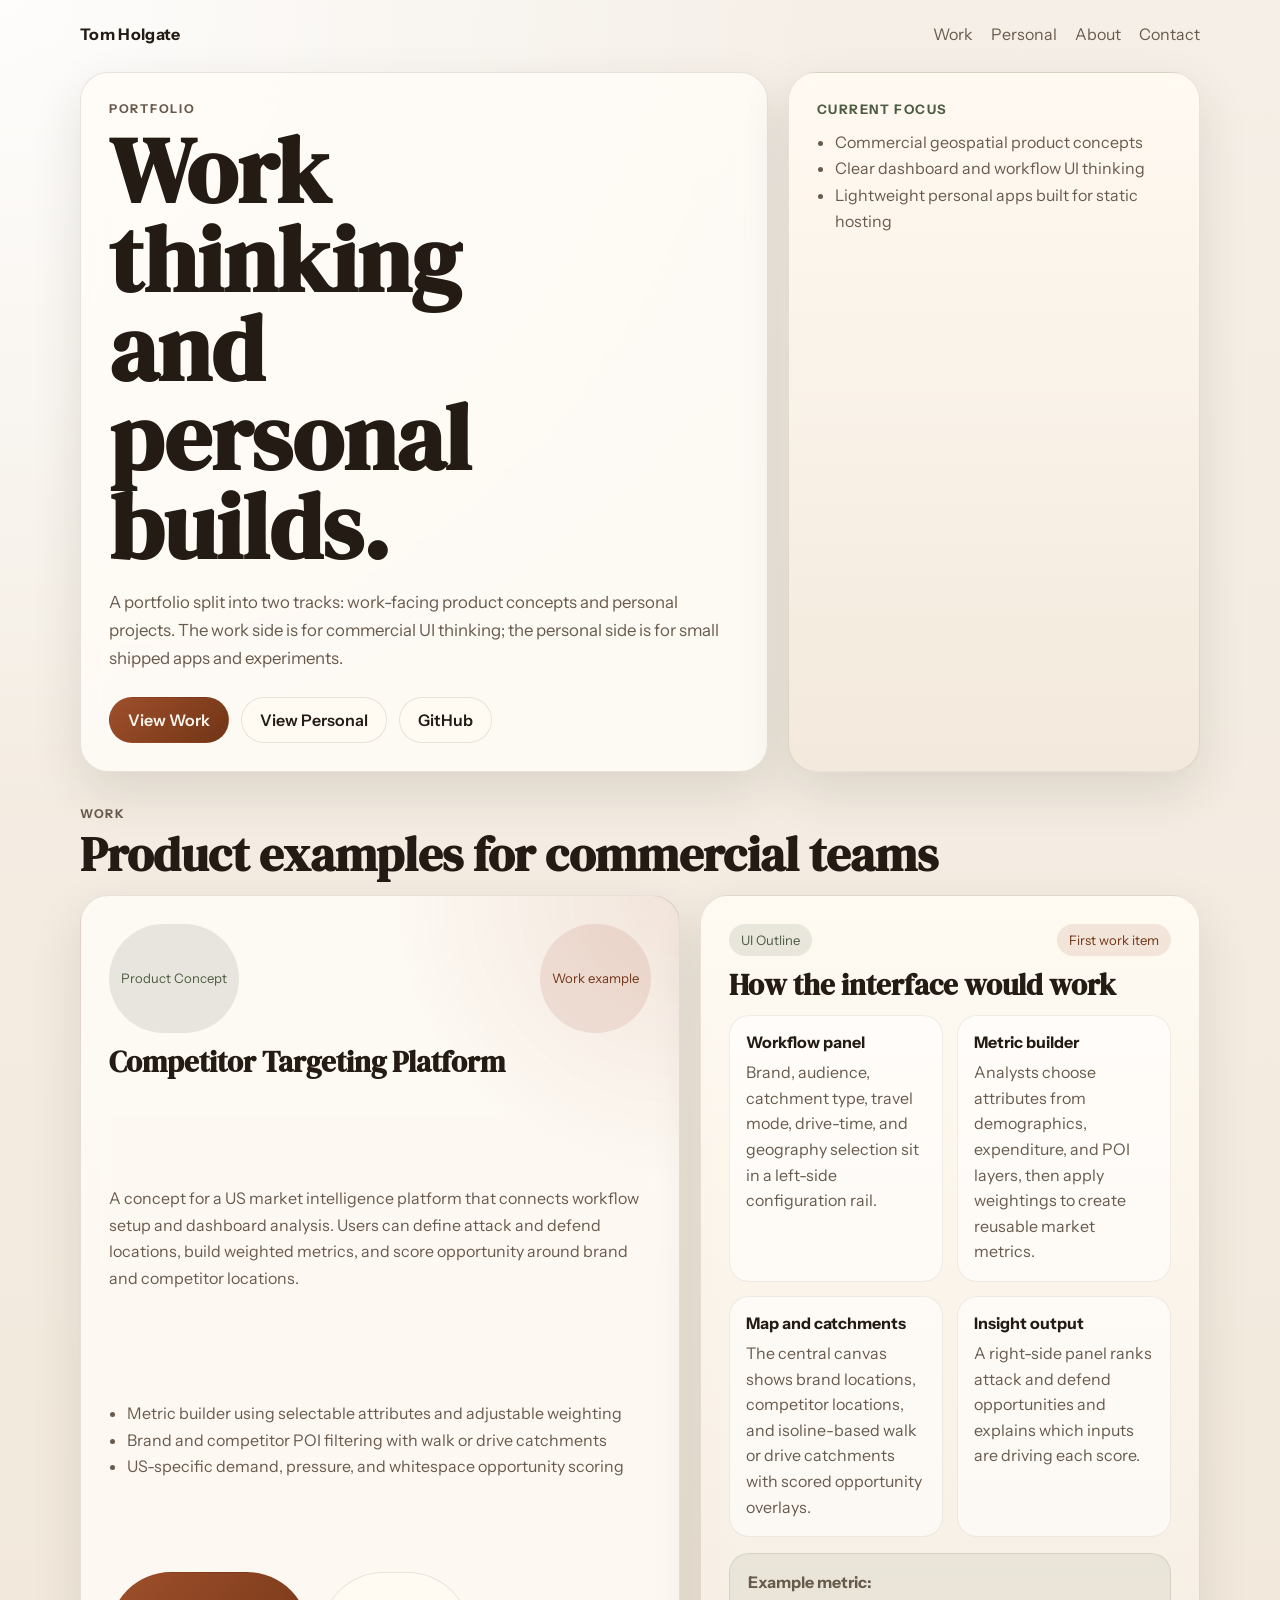
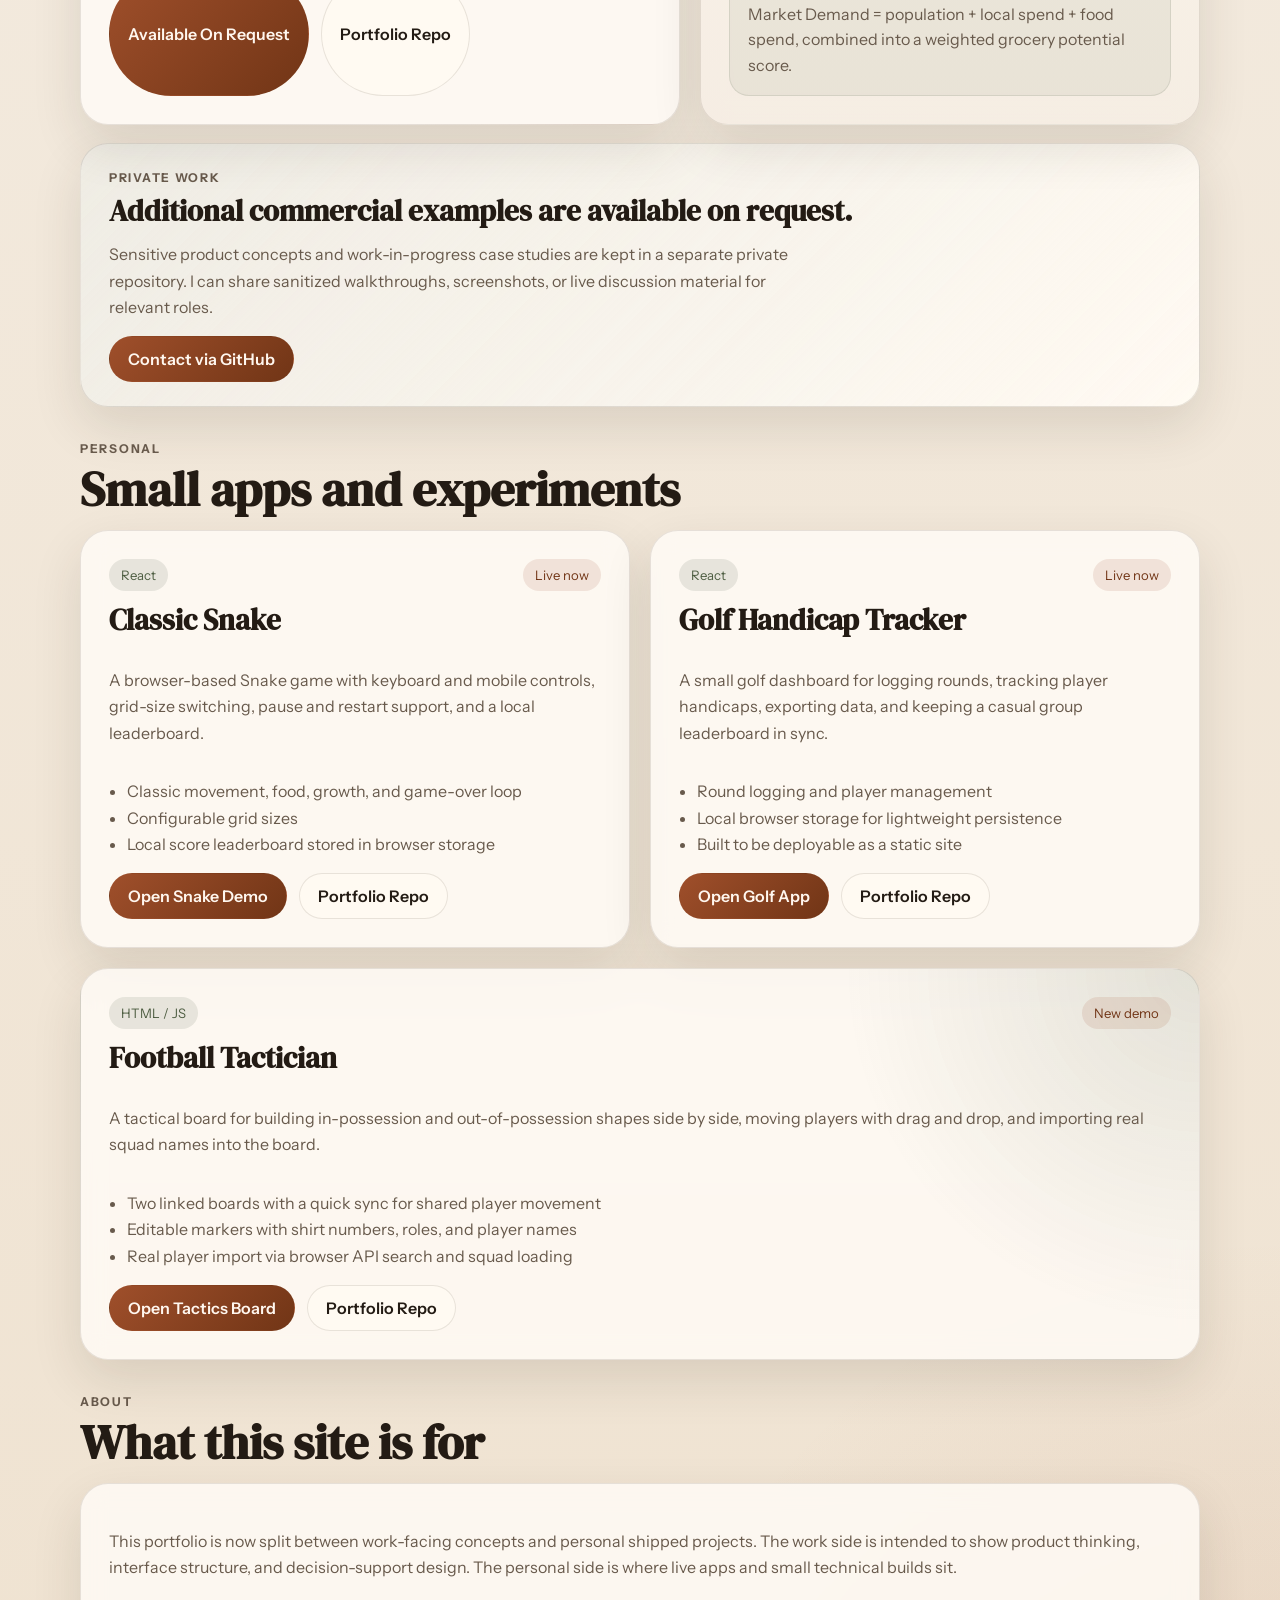
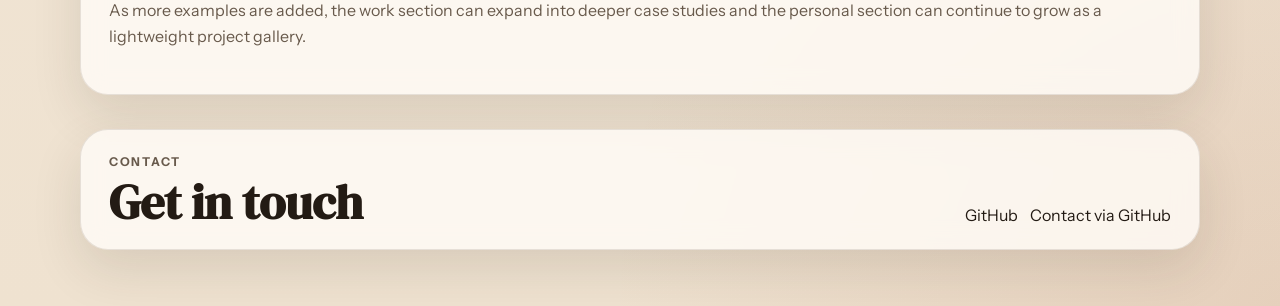
<file: index.html>
<!doctype html>
<html lang="en">
  <head>
    <meta charset="UTF-8" />
    <meta name="viewport" content="width=device-width, initial-scale=1.0" />
    <title>Tom Holgate | Portfolio</title>
    <meta
      name="description"
      content="Small apps, tools, and experiments built by Tom Holgate."
    />
    <link rel="preconnect" href="https://fonts.googleapis.com" />
    <link rel="preconnect" href="https://fonts.gstatic.com" crossorigin />
    <link
      href="https://fonts.googleapis.com/css2?family=DM+Serif+Display:ital@0;1&family=Instrument+Sans:wght@400;500;600;700&display=swap"
      rel="stylesheet"
    />
    <link rel="stylesheet" href="./styles.css" />
  </head>
  <body>
    <div class="page-shell">
      <header class="hero">
        <nav class="topbar">
          <a class="wordmark" href="#top">Tom Holgate</a>
          <div class="topbar-links">
            <a href="#work">Work</a>
            <a href="#personal">Personal</a>
            <a href="#about">About</a>
            <a href="#contact">Contact</a>
          </div>
        </nav>

        <div class="hero-grid" id="top">
          <section class="hero-copy">
            <p class="eyebrow">Portfolio</p>
            <h1>Work thinking and personal builds.</h1>
            <p class="lead">
              A portfolio split into two tracks: work-facing product concepts and
              personal projects. The work side is for commercial UI thinking; the
              personal side is for small shipped apps and experiments.
            </p>
            <div class="hero-actions">
              <a class="button primary" href="#work">View Work</a>
              <a class="button secondary" href="#personal">View Personal</a>
              <a class="button secondary" href="https://github.com/tiemoh" target="_blank" rel="noreferrer">
                GitHub
              </a>
            </div>
          </section>

          <aside class="hero-panel">
            <p class="panel-label">Current Focus</p>
            <ul class="focus-list">
              <li>Commercial geospatial product concepts</li>
              <li>Clear dashboard and workflow UI thinking</li>
              <li>Lightweight personal apps built for static hosting</li>
            </ul>
          </aside>
        </div>
      </header>

      <main>
        <section class="projects-section" id="work">
          <div class="section-heading">
            <p class="eyebrow">Work</p>
            <h2>Product examples for commercial teams</h2>
          </div>

          <div class="projects-grid work-grid">
            <article class="project-card featured">
              <div class="project-topline">
                <span class="project-tag">Product Concept</span>
                <span class="project-status">Work example</span>
              </div>
              <h3>Competitor Targeting Platform</h3>
              <p>
                A concept for a US market intelligence platform that connects workflow
                setup and dashboard analysis. Users can define attack and defend
                locations, build weighted metrics, and score opportunity around brand
                and competitor locations.
              </p>
              <ul class="project-points">
                <li>Metric builder using selectable attributes and adjustable weighting</li>
                <li>Brand and competitor POI filtering with walk or drive catchments</li>
                <li>US-specific demand, pressure, and whitespace opportunity scoring</li>
              </ul>
              <div class="project-links">
                <a class="button primary" href="#private-work">Available On Request</a>
                <a class="button secondary" href="https://github.com/tiemoh/tom-portfolio" target="_blank" rel="noreferrer">Portfolio Repo</a>
              </div>
            </article>

            <article class="project-card case-study-panel" id="case-study">
              <div class="project-topline">
                <span class="project-tag">UI Outline</span>
                <span class="project-status">First work item</span>
              </div>
              <h3>How the interface would work</h3>
              <div class="case-study-grid">
                <section>
                  <h4>Workflow panel</h4>
                  <p>
                    Brand, audience, catchment type, travel mode, drive-time, and
                    geography selection sit in a left-side configuration rail.
                  </p>
                </section>
                <section>
                  <h4>Metric builder</h4>
                  <p>
                    Analysts choose attributes from demographics, expenditure, and POI
                    layers, then apply weightings to create reusable market metrics.
                  </p>
                </section>
                <section>
                  <h4>Map and catchments</h4>
                  <p>
                    The central canvas shows brand locations, competitor locations, and
                    isoline-based walk or drive catchments with scored opportunity
                    overlays.
                  </p>
                </section>
                <section>
                  <h4>Insight output</h4>
                  <p>
                    A right-side panel ranks attack and defend opportunities and
                    explains which inputs are driving each score.
                  </p>
                </section>
              </div>
              <div class="case-study-note">
                <strong>Example metric:</strong>
                <span>
                  Market Demand = population + local spend + food spend, combined into
                  a weighted grocery potential score.
                </span>
              </div>
            </article>
          </div>

          <div class="private-work-callout" id="private-work">
            <p class="eyebrow">Private Work</p>
            <h3>Additional commercial examples are available on request.</h3>
            <p>
              Sensitive product concepts and work-in-progress case studies are kept in
              a separate private repository. I can share sanitized walkthroughs,
              screenshots, or live discussion material for relevant roles.
            </p>
            <div class="project-links">
              <a class="button primary" href="https://github.com/tiemoh" target="_blank" rel="noreferrer">Contact via GitHub</a>
            </div>
          </div>
        </section>

        <section class="projects-section" id="personal">
          <div class="section-heading">
            <p class="eyebrow">Personal</p>
            <h2>Small apps and experiments</h2>
          </div>

          <div class="projects-grid">
            <article class="project-card">
              <div class="project-topline">
                <span class="project-tag">React</span>
                <span class="project-status">Live now</span>
              </div>
              <h3>Classic Snake</h3>
              <p>
                A browser-based Snake game with keyboard and mobile controls, grid-size
                switching, pause and restart support, and a local leaderboard.
              </p>
              <ul class="project-points">
                <li>Classic movement, food, growth, and game-over loop</li>
                <li>Configurable grid sizes</li>
                <li>Local score leaderboard stored in browser storage</li>
              </ul>
              <div class="project-links">
                <a class="button primary" href="./snake/">Open Snake Demo</a>
                <a class="button secondary" href="https://github.com/tiemoh/tom-portfolio" target="_blank" rel="noreferrer">Portfolio Repo</a>
              </div>
            </article>

            <article class="project-card">
              <div class="project-topline">
                <span class="project-tag">React</span>
                <span class="project-status">Live now</span>
              </div>
              <h3>Golf Handicap Tracker</h3>
              <p>
                A small golf dashboard for logging rounds, tracking player handicaps,
                exporting data, and keeping a casual group leaderboard in sync.
              </p>
              <ul class="project-points">
                <li>Round logging and player management</li>
                <li>Local browser storage for lightweight persistence</li>
                <li>Built to be deployable as a static site</li>
              </ul>
              <div class="project-links">
                <a class="button primary" href="./golf/">Open Golf App</a>
                <a class="button secondary" href="https://github.com/tiemoh/tom-portfolio" target="_blank" rel="noreferrer">Portfolio Repo</a>
              </div>
            </article>

            <article class="project-card project-card-wide">
              <div class="project-topline">
                <span class="project-tag">HTML / JS</span>
                <span class="project-status">New demo</span>
              </div>
              <h3>Football Tactician</h3>
              <p>
                A tactical board for building in-possession and out-of-possession
                shapes side by side, moving players with drag and drop, and importing
                real squad names into the board.
              </p>
              <ul class="project-points">
                <li>Two linked boards with a quick sync for shared player movement</li>
                <li>Editable markers with shirt numbers, roles, and player names</li>
                <li>Real player import via browser API search and squad loading</li>
              </ul>
              <div class="project-links">
                <a class="button primary" href="./football/">Open Tactics Board</a>
                <a class="button secondary" href="https://github.com/tiemoh/tom-portfolio" target="_blank" rel="noreferrer">Portfolio Repo</a>
              </div>
            </article>
          </div>
        </section>

        <section class="about-section" id="about">
          <div class="section-heading">
            <p class="eyebrow">About</p>
            <h2>What this site is for</h2>
          </div>
          <div class="about-panel">
            <p>
              This portfolio is now split between work-facing concepts and personal
              shipped projects. The work side is intended to show product thinking,
              interface structure, and decision-support design. The personal side is
              where live apps and small technical builds sit.
            </p>
            <p>
              As more examples are added, the work section can expand into deeper case
              studies and the personal section can continue to grow as a lightweight
              project gallery.
            </p>
          </div>
        </section>
      </main>

      <footer class="footer" id="contact">
        <div>
          <p class="eyebrow">Contact</p>
          <h2>Get in touch</h2>
        </div>
        <div class="footer-links">
          <a href="https://github.com/tiemoh" target="_blank" rel="noreferrer">GitHub</a>
          <a href="https://github.com/tiemoh" target="_blank" rel="noreferrer">Contact via GitHub</a>
        </div>
      </footer>
    </div>
  </body>
</html>
</file>
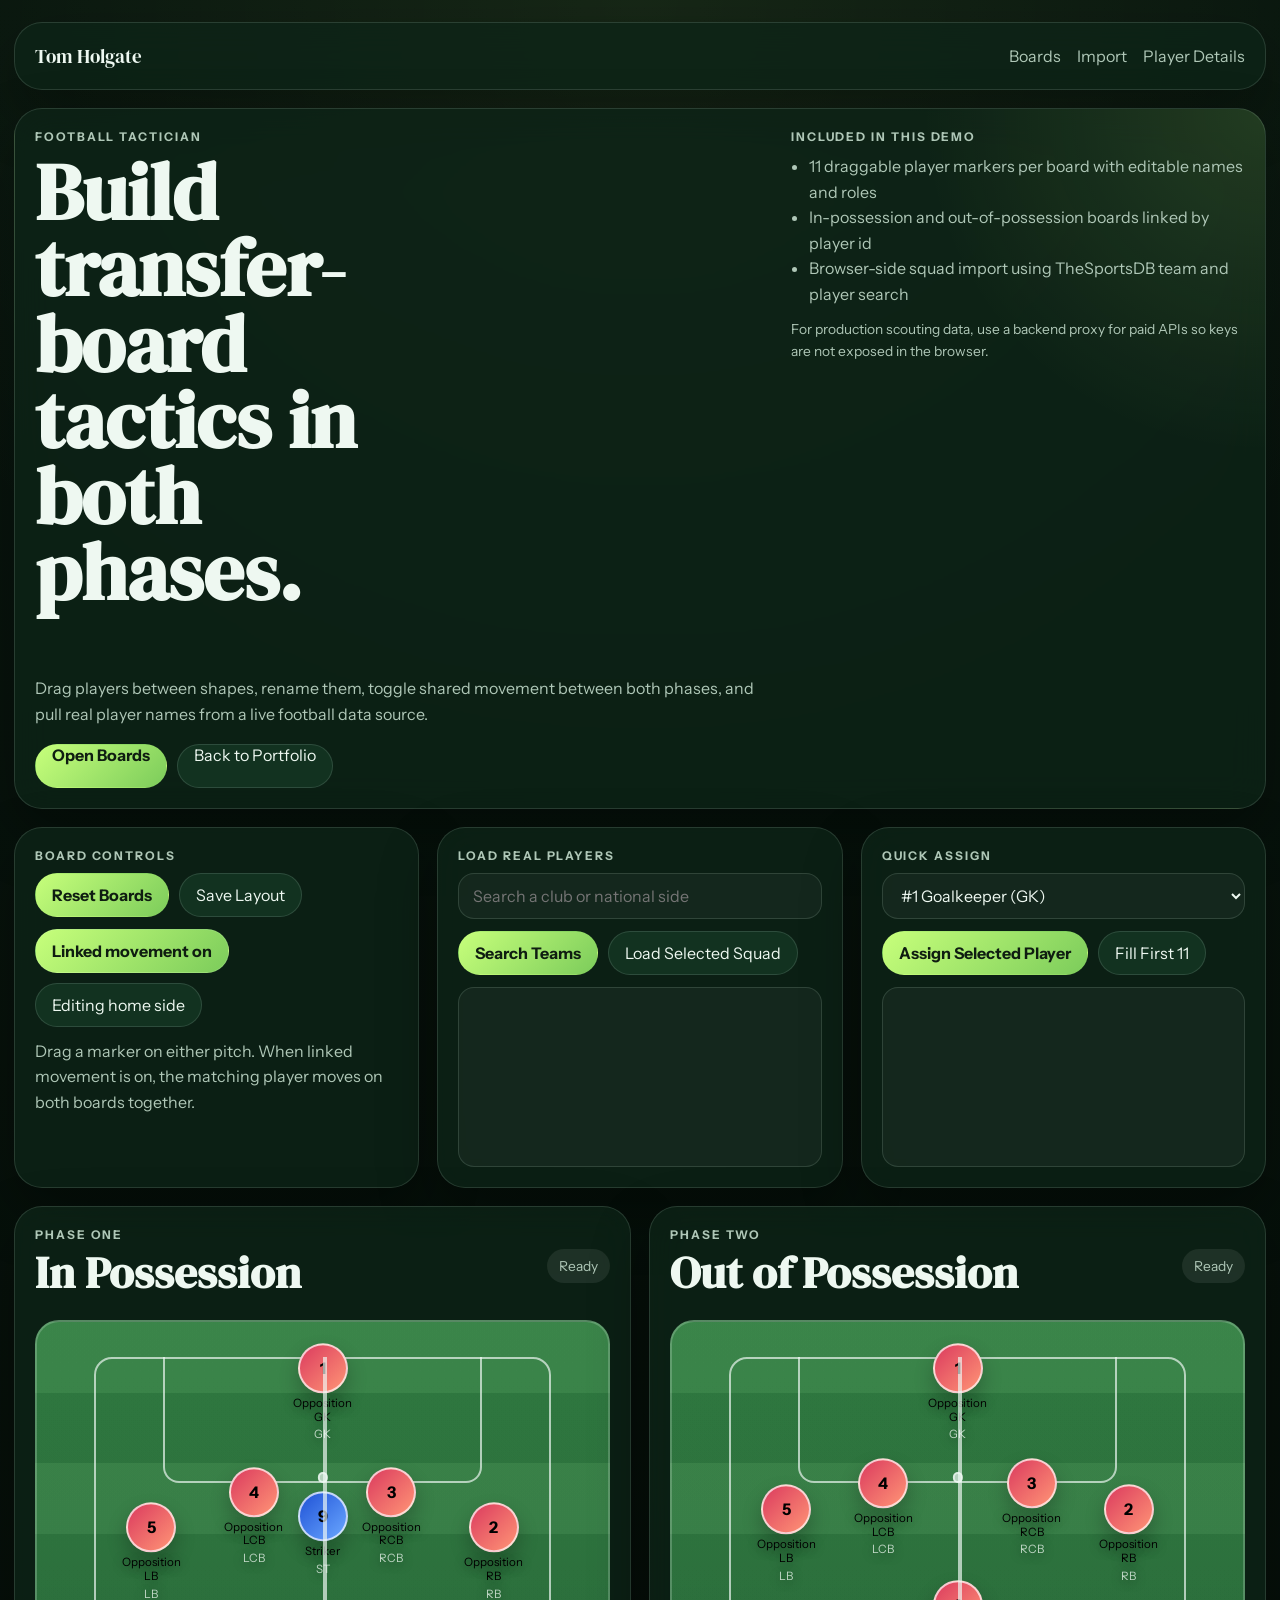
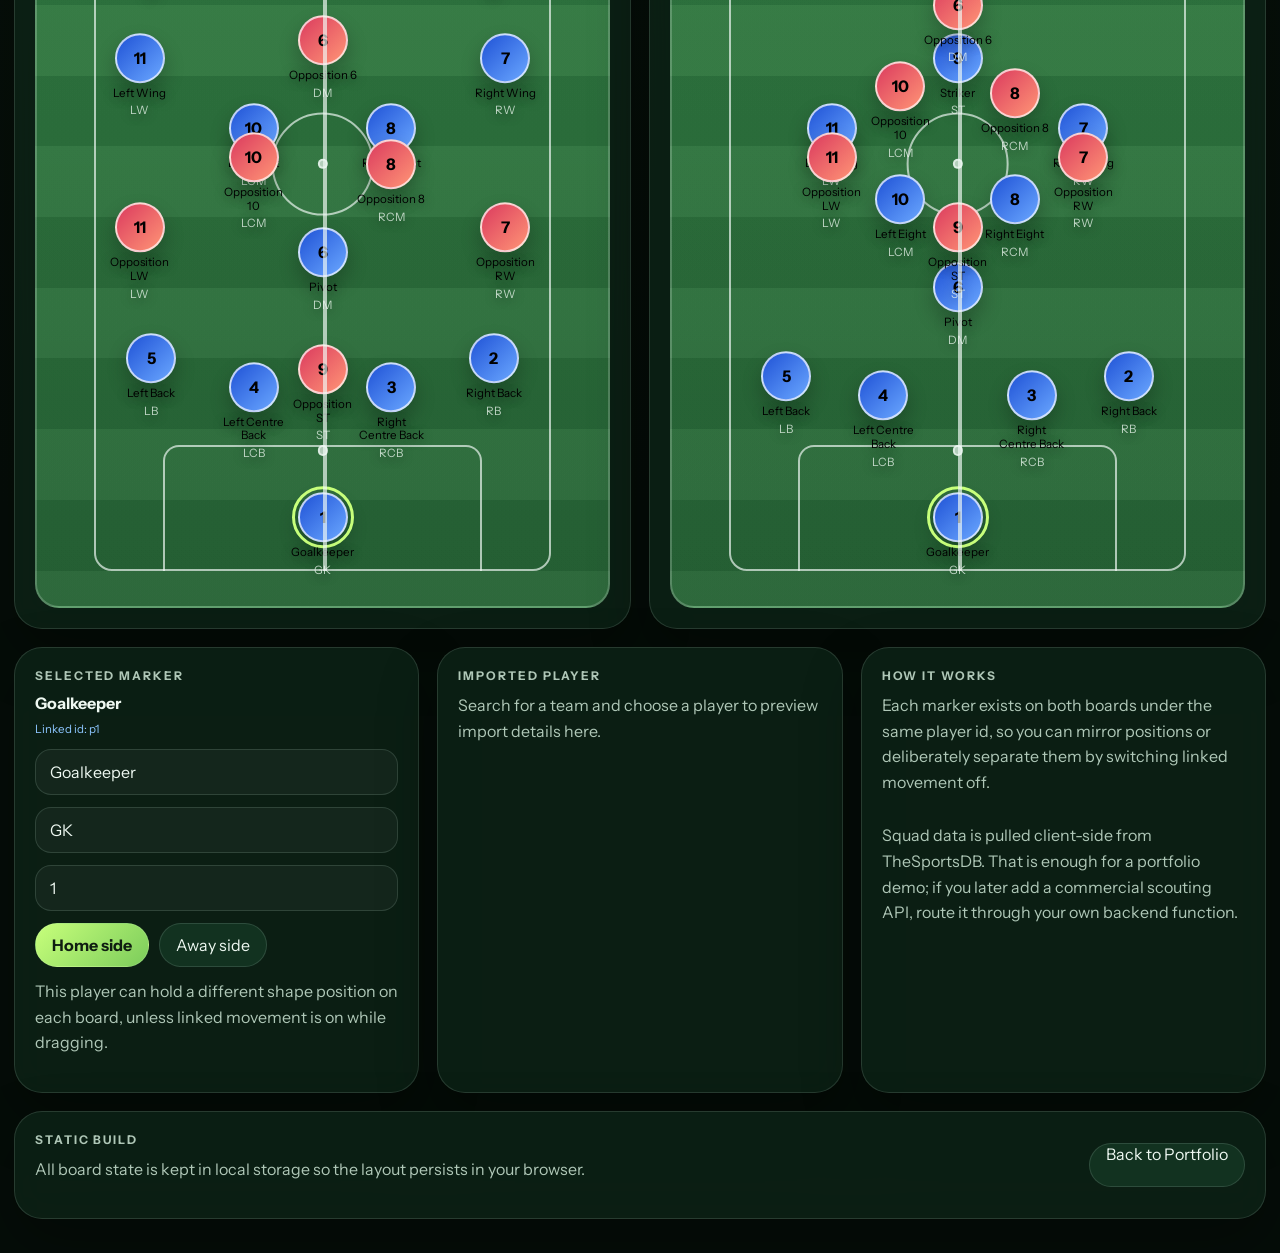
<file: football/index.html>
<!doctype html>
<html lang="en">
  <head>
    <meta charset="UTF-8" />
    <meta name="viewport" content="width=device-width, initial-scale=1.0" />
    <title>Football Tactician | Tom Holgate</title>
    <meta
      name="description"
      content="Build football tactics boards with linked in-possession and out-of-possession layouts."
    />
    <link rel="preconnect" href="https://fonts.googleapis.com" />
    <link rel="preconnect" href="https://fonts.gstatic.com" crossorigin />
    <link
      href="https://fonts.googleapis.com/css2?family=DM+Serif+Display:ital@0;1&family=Instrument+Sans:wght@400;500;600;700&display=swap"
      rel="stylesheet"
    />
    <style>
      :root {
        color-scheme: light;
        --bg: #08150e;
        --bg-soft: #102218;
        --surface: rgba(13, 37, 24, 0.78);
        --surface-strong: rgba(20, 53, 34, 0.92);
        --line: rgba(210, 237, 222, 0.14);
        --text: #eef8f1;
        --muted: #afc7b7;
        --accent: #c7ff7b;
        --accent-strong: #7ccc5b;
        --danger: #ff8f75;
        --blue: #8dc6ff;
        --shadow: 0 24px 60px rgba(0, 0, 0, 0.3);
      }

      * {
        box-sizing: border-box;
      }

      body {
        margin: 0;
        color: var(--text);
        font-family: "Instrument Sans", "Segoe UI", sans-serif;
        background:
          radial-gradient(circle at top, rgba(199, 255, 123, 0.08), transparent 28%),
          linear-gradient(180deg, var(--bg), #050d08 74%);
      }

      button,
      input,
      select {
        font: inherit;
      }

      button {
        cursor: pointer;
      }

      a {
        color: inherit;
        text-decoration: none;
      }

      .page-shell {
        width: min(1400px, calc(100% - 28px));
        margin: 0 auto;
        padding: 22px 0 34px;
      }

      .topbar,
      .hero,
      .control-grid,
      .board-grid,
      .detail-grid,
      .footer {
        display: grid;
        gap: 18px;
      }

      .topbar,
      .hero,
      .panel,
      .board-panel,
      .footer {
        border: 1px solid var(--line);
        border-radius: 28px;
        background: var(--surface);
        box-shadow: var(--shadow);
        backdrop-filter: blur(18px);
      }

      .topbar,
      .hero,
      .panel,
      .board-panel,
      .footer {
        padding: 20px;
      }

      .topbar {
        grid-template-columns: 1fr auto;
        align-items: center;
      }

      .nav-links {
        display: flex;
        gap: 16px;
        flex-wrap: wrap;
        color: var(--muted);
      }

      .wordmark,
      h1,
      h2,
      h3 {
        font-family: "DM Serif Display", Georgia, serif;
      }

      .wordmark {
        font-size: 1.2rem;
      }

      .hero {
        grid-template-columns: 1.3fr 0.8fr;
        align-items: start;
        margin-top: 18px;
        background:
          radial-gradient(circle at top right, rgba(199, 255, 123, 0.12), transparent 24%),
          var(--surface);
      }

      .eyebrow,
      .mini-label {
        margin: 0 0 10px;
        text-transform: uppercase;
        letter-spacing: 0.16em;
        font-size: 0.75rem;
        font-weight: 700;
        color: var(--muted);
      }

      h1,
      h2,
      h3,
      p {
        margin-top: 0;
      }

      h1 {
        font-size: clamp(2.8rem, 7vw, 5rem);
        line-height: 0.95;
        max-width: 10ch;
      }

      h2 {
        font-size: clamp(1.9rem, 5vw, 2.8rem);
        line-height: 0.95;
      }

      .lead,
      .hero ul,
      .helper-text,
      .api-note,
      .selection-empty {
        color: var(--muted);
        line-height: 1.6;
      }

      .hero ul {
        margin: 0;
        padding-left: 18px;
      }

      .hero-actions,
      .button-row,
      .toggle-row,
      .chip-row {
        display: flex;
        gap: 10px;
        flex-wrap: wrap;
      }

      .button,
      .chip-button {
        min-height: 44px;
        border-radius: 999px;
        border: 1px solid transparent;
        padding: 0 16px;
        background: var(--surface-strong);
        color: var(--text);
      }

      .button.primary,
      .chip-button.active {
        background: linear-gradient(135deg, var(--accent), var(--accent-strong));
        color: #0f1d11;
        font-weight: 700;
      }

      .button.secondary,
      .chip-button {
        border-color: var(--line);
      }

      .control-grid,
      .detail-grid {
        grid-template-columns: repeat(3, minmax(0, 1fr));
        margin-top: 18px;
      }

      .panel h3,
      .board-title {
        margin-bottom: 12px;
      }

      .field-input,
      .field-select,
      .search-results {
        width: 100%;
        border-radius: 16px;
        border: 1px solid var(--line);
        background: rgba(255, 255, 255, 0.04);
        color: var(--text);
      }

      .field-input,
      .field-select {
        min-height: 46px;
        padding: 0 14px;
      }

      .stack {
        display: grid;
        gap: 12px;
      }

      .board-grid {
        grid-template-columns: 1fr 1fr;
        margin-top: 18px;
      }

      .board-panel {
        overflow: hidden;
      }

      .board-head {
        display: flex;
        justify-content: space-between;
        gap: 12px;
        align-items: center;
        margin-bottom: 14px;
      }

      .pitch {
        position: relative;
        aspect-ratio: 68 / 105;
        width: 100%;
        border-radius: 24px;
        overflow: hidden;
        border: 2px solid rgba(238, 248, 241, 0.22);
        background:
          linear-gradient(180deg, rgba(68, 129, 68, 0.18), rgba(38, 92, 38, 0.2)),
          repeating-linear-gradient(
            180deg,
            rgba(157, 223, 157, 0.1) 0,
            rgba(157, 223, 157, 0.1) 8%,
            rgba(33, 86, 47, 0.15) 8%,
            rgba(33, 86, 47, 0.15) 16%
          ),
          linear-gradient(180deg, #2d7c42, #245f37);
      }

      .pitch::before,
      .pitch::after,
      .pitch-overlay::before,
      .pitch-overlay::after {
        content: "";
        position: absolute;
        inset: auto;
        border: 2px solid rgba(241, 250, 245, 0.68);
      }

      .pitch::before {
        left: 10%;
        right: 10%;
        top: 4%;
        bottom: 4%;
        border-radius: 18px;
      }

      .pitch::after {
        left: 50%;
        top: 4%;
        bottom: 4%;
        width: 0;
        border-left: 2px solid rgba(241, 250, 245, 0.68);
      }

      .pitch-overlay::before {
        left: 22%;
        right: 22%;
        top: 4%;
        height: 14%;
        border-radius: 0 0 16px 16px;
        border-top: 0;
      }

      .pitch-overlay::after {
        left: 22%;
        right: 22%;
        bottom: 4%;
        height: 14%;
        border-radius: 16px 16px 0 0;
        border-bottom: 0;
      }

      .center-circle,
      .spot {
        position: absolute;
        border: 2px solid rgba(241, 250, 245, 0.68);
      }

      .center-circle {
        top: 50%;
        left: 50%;
        width: 18%;
        aspect-ratio: 1;
        border-radius: 999px;
        transform: translate(-50%, -50%);
      }

      .spot {
        width: 1.8%;
        aspect-ratio: 1;
        border-radius: 999px;
        background: rgba(241, 250, 245, 0.68);
      }

      .spot.middle {
        top: 50%;
        left: 50%;
        transform: translate(-50%, -50%);
      }

      .spot.top {
        top: 17%;
        left: 50%;
        transform: translateX(-50%);
      }

      .spot.bottom {
        bottom: 17%;
        left: 50%;
        transform: translateX(-50%);
      }

      .player {
        position: absolute;
        width: 68px;
        min-height: 68px;
        transform: translate(-50%, -50%);
        border: 0;
        background: transparent;
        padding: 0;
        touch-action: none;
      }

      .player-card {
        display: grid;
        gap: 4px;
        place-items: center;
      }

      .player-badge {
        width: 50px;
        height: 50px;
        border-radius: 50%;
        border: 2px solid rgba(255, 255, 255, 0.7);
        display: grid;
        place-items: center;
        font-weight: 800;
        box-shadow: 0 10px 20px rgba(0, 0, 0, 0.24);
      }

      .player[data-team="home"] .player-badge {
        background: linear-gradient(135deg, #1f52d6, #6aa7ff);
      }

      .player[data-team="away"] .player-badge {
        background: linear-gradient(135deg, #db3b5e, #ff9576);
      }

      .player[data-selected="true"] .player-badge {
        outline: 3px solid var(--accent);
        outline-offset: 3px;
      }

      .player-name,
      .player-role {
        max-width: 92px;
        text-align: center;
        font-size: 0.72rem;
        line-height: 1.2;
        text-shadow: 0 2px 12px rgba(0, 0, 0, 0.45);
      }

      .player-role {
        color: rgba(238, 248, 241, 0.76);
      }

      .link-indicator {
        font-size: 0.72rem;
        color: var(--blue);
      }

      .selection-card {
        min-height: 100%;
      }

      .selection-empty {
        margin: 0;
      }

      .search-results {
        min-height: 180px;
        padding: 10px;
        overflow: auto;
      }

      .result-button {
        width: 100%;
        text-align: left;
        border: 1px solid transparent;
        border-radius: 14px;
        padding: 12px;
        color: var(--text);
        background: rgba(255, 255, 255, 0.02);
      }

      .result-button + .result-button {
        margin-top: 8px;
      }

      .result-button strong,
      .selection-heading {
        display: block;
        margin-bottom: 4px;
      }

      .api-note {
        margin: 10px 0 0;
        font-size: 0.86rem;
      }

      .footer {
        grid-template-columns: 1fr auto;
        align-items: center;
        margin-top: 18px;
      }

      .status-pill {
        display: inline-flex;
        align-items: center;
        min-height: 34px;
        padding: 0 12px;
        border-radius: 999px;
        background: rgba(255, 255, 255, 0.08);
        color: var(--muted);
        font-size: 0.86rem;
      }

      @media (max-width: 1120px) {
        .hero,
        .control-grid,
        .detail-grid,
        .board-grid,
        .footer {
          grid-template-columns: 1fr;
        }
      }

      @media (max-width: 720px) {
        .page-shell {
          width: min(100% - 18px, 1400px);
          padding-top: 16px;
        }

        .topbar {
          grid-template-columns: 1fr;
        }

        .player {
          width: 60px;
          min-height: 60px;
        }

        .player-badge {
          width: 44px;
          height: 44px;
        }
      }
    </style>
  </head>
  <body>
    <div class="page-shell">
      <header class="topbar">
        <a class="wordmark" href="../">Tom Holgate</a>
        <nav class="nav-links">
          <a href="#boards">Boards</a>
          <a href="#import">Import</a>
          <a href="#details">Player Details</a>
        </nav>
      </header>

      <section class="hero">
        <div>
          <p class="eyebrow">Football Tactician</p>
          <h1>Build transfer-board tactics in both phases.</h1>
          <p class="lead">
            Drag players between shapes, rename them, toggle shared movement between
            both phases, and pull real player names from a live football data source.
          </p>
          <div class="hero-actions">
            <a class="button primary" href="#boards">Open Boards</a>
            <a class="button secondary" href="../">Back to Portfolio</a>
          </div>
        </div>
        <div>
          <p class="mini-label">Included in this demo</p>
          <ul>
            <li>11 draggable player markers per board with editable names and roles</li>
            <li>In-possession and out-of-possession boards linked by player id</li>
            <li>Browser-side squad import using TheSportsDB team and player search</li>
          </ul>
          <p class="api-note">
            For production scouting data, use a backend proxy for paid APIs so keys
            are not exposed in the browser.
          </p>
        </div>
      </section>

      <section class="control-grid" id="import">
        <article class="panel">
          <p class="mini-label">Board Controls</p>
          <div class="stack">
            <div class="button-row">
              <button class="button primary" id="reset-board" type="button">Reset Boards</button>
              <button class="button secondary" id="save-board" type="button">Save Layout</button>
            </div>
            <div class="toggle-row">
              <button class="chip-button active" id="link-toggle" type="button" aria-pressed="true">
                Linked movement on
              </button>
              <button class="chip-button" id="team-toggle" type="button">
                Editing home side
              </button>
            </div>
            <p class="helper-text">
              Drag a marker on either pitch. When linked movement is on, the matching
              player moves on both boards together.
            </p>
          </div>
        </article>

        <article class="panel">
          <p class="mini-label">Load Real Players</p>
          <div class="stack">
            <input
              class="field-input"
              id="team-search"
              type="text"
              placeholder="Search a club or national side"
            />
            <div class="button-row">
              <button class="button primary" id="search-team" type="button">Search Teams</button>
              <button class="button secondary" id="load-squad" type="button">Load Selected Squad</button>
            </div>
            <div class="search-results" id="team-results"></div>
          </div>
        </article>

        <article class="panel">
          <p class="mini-label">Quick Assign</p>
          <div class="stack">
            <select class="field-select" id="import-target"></select>
            <div class="button-row">
              <button class="button primary" id="assign-player" type="button">Assign Selected Player</button>
              <button class="button secondary" id="fill-eleven" type="button">Fill First 11</button>
            </div>
            <div class="search-results" id="player-results"></div>
          </div>
        </article>
      </section>

      <section class="board-grid" id="boards">
        <article class="board-panel">
          <div class="board-head">
            <div>
              <p class="mini-label">Phase One</p>
              <h2 class="board-title">In Possession</h2>
            </div>
            <span class="status-pill" id="in-status">Ready</span>
          </div>
          <div class="pitch" id="board-in">
            <div class="pitch-overlay"></div>
            <div class="center-circle"></div>
            <div class="spot top"></div>
            <div class="spot middle"></div>
            <div class="spot bottom"></div>
          </div>
        </article>

        <article class="board-panel">
          <div class="board-head">
            <div>
              <p class="mini-label">Phase Two</p>
              <h2 class="board-title">Out of Possession</h2>
            </div>
            <span class="status-pill" id="out-status">Ready</span>
          </div>
          <div class="pitch" id="board-out">
            <div class="pitch-overlay"></div>
            <div class="center-circle"></div>
            <div class="spot top"></div>
            <div class="spot middle"></div>
            <div class="spot bottom"></div>
          </div>
        </article>
      </section>

      <section class="detail-grid" id="details">
        <article class="panel selection-card">
          <p class="mini-label">Selected Marker</p>
          <div id="selection-panel">
            <p class="selection-empty">Select a player marker on either board to edit the details.</p>
          </div>
        </article>

        <article class="panel">
          <p class="mini-label">Imported Player</p>
          <div id="imported-panel">
            <p class="selection-empty">Search for a team and choose a player to preview import details here.</p>
          </div>
        </article>

        <article class="panel">
          <p class="mini-label">How It Works</p>
          <div class="stack helper-text">
            <p>
              Each marker exists on both boards under the same player id, so you can
              mirror positions or deliberately separate them by switching linked
              movement off.
            </p>
            <p>
              Squad data is pulled client-side from TheSportsDB. That is enough for a
              portfolio demo; if you later add a commercial scouting API, route it
              through your own backend function.
            </p>
          </div>
        </article>
      </section>

      <footer class="footer">
        <div>
          <p class="mini-label">Static Build</p>
          <p class="helper-text">All board state is kept in local storage so the layout persists in your browser.</p>
        </div>
        <a class="button secondary" href="../">Back to Portfolio</a>
      </footer>
    </div>

    <script>
      const STORAGE_KEY = "football-tactician-state-v1";
      const BOARD_KEYS = ["in", "out"];

      const defaultPlayers = [
        { id: "p1", shirt: 1, role: "GK", team: "home", name: "Goalkeeper", in: { x: 50, y: 92 }, out: { x: 50, y: 92 } },
        { id: "p2", shirt: 2, role: "RB", team: "home", name: "Right Back", in: { x: 80, y: 74 }, out: { x: 80, y: 76 } },
        { id: "p3", shirt: 3, role: "RCB", team: "home", name: "Right Centre Back", in: { x: 62, y: 78 }, out: { x: 63, y: 79 } },
        { id: "p4", shirt: 4, role: "LCB", team: "home", name: "Left Centre Back", in: { x: 38, y: 78 }, out: { x: 37, y: 79 } },
        { id: "p5", shirt: 5, role: "LB", team: "home", name: "Left Back", in: { x: 20, y: 74 }, out: { x: 20, y: 76 } },
        { id: "p6", shirt: 6, role: "DM", team: "home", name: "Pivot", in: { x: 50, y: 62 }, out: { x: 50, y: 66 } },
        { id: "p7", shirt: 7, role: "RW", team: "home", name: "Right Wing", in: { x: 82, y: 40 }, out: { x: 72, y: 48 } },
        { id: "p8", shirt: 8, role: "RCM", team: "home", name: "Right Eight", in: { x: 62, y: 48 }, out: { x: 60, y: 56 } },
        { id: "p9", shirt: 9, role: "ST", team: "home", name: "Striker", in: { x: 50, y: 24 }, out: { x: 50, y: 40 } },
        { id: "p10", shirt: 10, role: "LCM", team: "home", name: "Left Eight", in: { x: 38, y: 48 }, out: { x: 40, y: 56 } },
        { id: "p11", shirt: 11, role: "LW", team: "home", name: "Left Wing", in: { x: 18, y: 40 }, out: { x: 28, y: 48 } },
        { id: "p12", shirt: 1, role: "GK", team: "away", name: "Opposition GK", in: { x: 50, y: 8 }, out: { x: 50, y: 8 } },
        { id: "p13", shirt: 2, role: "RB", team: "away", name: "Opposition RB", in: { x: 80, y: 26 }, out: { x: 80, y: 24 } },
        { id: "p14", shirt: 3, role: "RCB", team: "away", name: "Opposition RCB", in: { x: 62, y: 22 }, out: { x: 63, y: 21 } },
        { id: "p15", shirt: 4, role: "LCB", team: "away", name: "Opposition LCB", in: { x: 38, y: 22 }, out: { x: 37, y: 21 } },
        { id: "p16", shirt: 5, role: "LB", team: "away", name: "Opposition LB", in: { x: 20, y: 26 }, out: { x: 20, y: 24 } },
        { id: "p17", shirt: 6, role: "DM", team: "away", name: "Opposition 6", in: { x: 50, y: 38 }, out: { x: 50, y: 34 } },
        { id: "p18", shirt: 7, role: "RW", team: "away", name: "Opposition RW", in: { x: 82, y: 60 }, out: { x: 72, y: 52 } },
        { id: "p19", shirt: 8, role: "RCM", team: "away", name: "Opposition 8", in: { x: 62, y: 52 }, out: { x: 60, y: 44 } },
        { id: "p20", shirt: 9, role: "ST", team: "away", name: "Opposition ST", in: { x: 50, y: 76 }, out: { x: 50, y: 60 } },
        { id: "p21", shirt: 10, role: "LCM", team: "away", name: "Opposition 10", in: { x: 38, y: 52 }, out: { x: 40, y: 44 } },
        { id: "p22", shirt: 11, role: "LW", team: "away", name: "Opposition LW", in: { x: 18, y: 60 }, out: { x: 28, y: 52 } }
      ];

      const state = loadState();
      const boardEls = {
        in: document.getElementById("board-in"),
        out: document.getElementById("board-out")
      };
      const selectionPanel = document.getElementById("selection-panel");
      const importedPanel = document.getElementById("imported-panel");
      const teamResultsEl = document.getElementById("team-results");
      const playerResultsEl = document.getElementById("player-results");
      const importTargetEl = document.getElementById("import-target");
      const statusEls = {
        in: document.getElementById("in-status"),
        out: document.getElementById("out-status")
      };

      let dragging = null;

      render();
      bindEvents();

      function loadState() {
        const saved = window.localStorage.getItem(STORAGE_KEY);
        if (saved) {
          try {
            const parsed = JSON.parse(saved);
            return {
              players: parsed.players || structuredClone(defaultPlayers),
              selectedPlayerId: parsed.selectedPlayerId || defaultPlayers[0].id,
              selectedImportedPlayer: parsed.selectedImportedPlayer || null,
              selectedTeam: parsed.selectedTeam || null,
              linkBoards: parsed.linkBoards !== false,
              editTeam: parsed.editTeam || "home",
              lastSavedAt: parsed.lastSavedAt || null
            };
          } catch (error) {
            console.warn("Failed to parse saved tactics board state.", error);
          }
        }

        return {
          players: structuredClone(defaultPlayers),
          selectedPlayerId: defaultPlayers[0].id,
          selectedImportedPlayer: null,
          selectedTeam: null,
          linkBoards: true,
          editTeam: "home",
          lastSavedAt: null
        };
      }

      function persist() {
        window.localStorage.setItem(STORAGE_KEY, JSON.stringify(state));
      }

      function render() {
        renderBoards();
        renderSelection();
        renderImportedPlayer();
        renderImportTargets();
        renderToggles();
      }

      function renderBoards() {
        BOARD_KEYS.forEach((boardKey) => {
          const board = boardEls[boardKey];
          board.querySelectorAll(".player").forEach((node) => node.remove());

          state.players.forEach((player) => {
            const marker = document.createElement("button");
            marker.className = "player";
            marker.type = "button";
            marker.dataset.playerId = player.id;
            marker.dataset.board = boardKey;
            marker.dataset.team = player.team;
            marker.dataset.selected = String(state.selectedPlayerId === player.id);
            marker.style.left = player[boardKey].x + "%";
            marker.style.top = player[boardKey].y + "%";
            marker.innerHTML = `
              <span class="player-card">
                <span class="player-badge">${player.shirt}</span>
                <span class="player-name">${escapeHtml(player.name)}</span>
                <span class="player-role">${escapeHtml(player.role)}</span>
              </span>
            `;
            board.appendChild(marker);
          });

          statusEls[boardKey].textContent = state.lastSavedAt
            ? "Saved " + new Date(state.lastSavedAt).toLocaleTimeString([], { hour: "2-digit", minute: "2-digit" })
            : "Ready";
        });
      }

      function renderSelection() {
        const player = getSelectedPlayer();
        if (!player) {
          selectionPanel.innerHTML = '<p class="selection-empty">Select a player marker on either board to edit the details.</p>';
          return;
        }

        selectionPanel.innerHTML = `
          <div class="stack">
            <div>
              <strong class="selection-heading">${escapeHtml(player.name)}</strong>
              <span class="link-indicator">Linked id: ${player.id}</span>
            </div>
            <input class="field-input" id="player-name-input" type="text" value="${escapeAttribute(player.name)}" placeholder="Player name" />
            <input class="field-input" id="player-role-input" type="text" value="${escapeAttribute(player.role)}" placeholder="Role label" />
            <input class="field-input" id="player-shirt-input" type="number" min="1" max="99" value="${player.shirt}" placeholder="Shirt number" />
            <div class="chip-row">
              <button class="chip-button ${player.team === "home" ? "active" : ""}" id="set-home" type="button">Home side</button>
              <button class="chip-button ${player.team === "away" ? "active" : ""}" id="set-away" type="button">Away side</button>
            </div>
            <p class="helper-text">
              This player can hold a different shape position on each board, unless linked movement is on while dragging.
            </p>
          </div>
        `;
      }

      function renderImportedPlayer() {
        const player = state.selectedImportedPlayer;
        if (!player) {
          importedPanel.innerHTML = '<p class="selection-empty">Search for a team and choose a player to preview import details here.</p>';
          return;
        }

        importedPanel.innerHTML = `
          <div class="stack">
            <div>
              <strong class="selection-heading">${escapeHtml(player.strPlayer || "Unknown player")}</strong>
              <span class="helper-text">${escapeHtml(player.strPosition || "Position unavailable")}</span>
            </div>
            <p class="helper-text">
              Team: ${escapeHtml(player.strTeam || "Unknown")}<br />
              Nationality: ${escapeHtml(player.strNationality || "Unknown")}<br />
              Born: ${escapeHtml(player.dateBorn || "Unknown")}
            </p>
          </div>
        `;
      }

      function renderImportTargets() {
        const candidates = state.players.filter((player) => player.team === state.editTeam);
        importTargetEl.innerHTML = candidates
          .map((player) => {
            const selected = player.id === state.selectedPlayerId ? " selected" : "";
            return `<option value="${player.id}"${selected}>#${player.shirt} ${escapeHtml(player.name)} (${escapeHtml(player.role)})</option>`;
          })
          .join("");
      }

      function renderToggles() {
        const linkToggle = document.getElementById("link-toggle");
        const teamToggle = document.getElementById("team-toggle");
        linkToggle.classList.toggle("active", state.linkBoards);
        linkToggle.setAttribute("aria-pressed", String(state.linkBoards));
        linkToggle.textContent = state.linkBoards ? "Linked movement on" : "Linked movement off";
        teamToggle.textContent = `Editing ${state.editTeam} side`;
      }

      function bindEvents() {
        document.addEventListener("click", handleClick);
        document.addEventListener("input", handleInput);
        document.addEventListener("pointerdown", startDrag);
        document.addEventListener("pointermove", dragMove);
        document.addEventListener("pointerup", endDrag);
        document.addEventListener("pointercancel", endDrag);

        document.getElementById("reset-board").addEventListener("click", () => {
          state.players = structuredClone(defaultPlayers);
          state.selectedPlayerId = state.players[0].id;
          state.selectedImportedPlayer = null;
          state.selectedTeam = null;
          state.lastSavedAt = null;
          persist();
          render();
          teamResultsEl.innerHTML = "";
          playerResultsEl.innerHTML = "";
        });

        document.getElementById("save-board").addEventListener("click", () => {
          state.lastSavedAt = Date.now();
          persist();
          renderBoards();
        });

        document.getElementById("search-team").addEventListener("click", searchTeams);
        document.getElementById("load-squad").addEventListener("click", loadSquad);
        document.getElementById("assign-player").addEventListener("click", assignImportedPlayer);
        document.getElementById("fill-eleven").addEventListener("click", fillFirstEleven);
      }

      function handleClick(event) {
        const marker = event.target.closest(".player");
        if (marker) {
          state.selectedPlayerId = marker.dataset.playerId;
          persist();
          render();
          return;
        }

        const teamChoice = event.target.id;
        if (teamChoice === "set-home" || teamChoice === "set-away") {
          const player = getSelectedPlayer();
          if (!player) return;
          player.team = teamChoice === "set-home" ? "home" : "away";
          state.editTeam = player.team;
          persist();
          render();
          return;
        }

        if (event.target.id === "link-toggle") {
          state.linkBoards = !state.linkBoards;
          persist();
          renderToggles();
          return;
        }

        if (event.target.id === "team-toggle") {
          state.editTeam = state.editTeam === "home" ? "away" : "home";
          persist();
          render();
          return;
        }

        const teamButton = event.target.closest("[data-team-id]");
        if (teamButton) {
          state.selectedTeam = {
            id: teamButton.dataset.teamId,
            name: teamButton.dataset.teamName
          };
          persist();
          paintTeamResults(JSON.parse(teamButton.dataset.teams));
        }

        const playerButton = event.target.closest("[data-player-id]");
        if (playerButton) {
          state.selectedImportedPlayer = JSON.parse(playerButton.dataset.player);
          persist();
          renderImportedPlayer();
        }
      }

      function handleInput(event) {
        const player = getSelectedPlayer();
        if (!player) return;

        if (event.target.id === "player-name-input") {
          player.name = event.target.value;
        }

        if (event.target.id === "player-role-input") {
          player.role = event.target.value;
        }

        if (event.target.id === "player-shirt-input") {
          const shirt = Number(event.target.value);
          if (Number.isFinite(shirt) && shirt > 0) {
            player.shirt = shirt;
          }
        }

        persist();
        renderBoards();
        renderImportTargets();
      }

      function startDrag(event) {
        const marker = event.target.closest(".player");
        if (!marker) return;

        const boardKey = marker.dataset.board;
        const board = boardEls[boardKey];
        dragging = {
          playerId: marker.dataset.playerId,
          boardKey,
          rect: board.getBoundingClientRect(),
          pointerId: event.pointerId
        };
        marker.setPointerCapture(event.pointerId);
      }

      function dragMove(event) {
        if (!dragging || dragging.pointerId !== event.pointerId) return;

        const player = state.players.find((entry) => entry.id === dragging.playerId);
        if (!player) return;

        const x = clamp(((event.clientX - dragging.rect.left) / dragging.rect.width) * 100, 6, 94);
        const y = clamp(((event.clientY - dragging.rect.top) / dragging.rect.height) * 100, 6, 94);

        player[dragging.boardKey] = { x, y };
        if (state.linkBoards) {
          const otherKey = dragging.boardKey === "in" ? "out" : "in";
          player[otherKey] = { x, y };
        }

        renderBoards();
      }

      function endDrag(event) {
        if (!dragging || dragging.pointerId !== event.pointerId) return;
        dragging = null;
        persist();
      }

      async function searchTeams() {
        const query = document.getElementById("team-search").value.trim();
        if (!query) {
          teamResultsEl.innerHTML = '<p class="selection-empty">Enter a team name to search.</p>';
          return;
        }

        teamResultsEl.innerHTML = '<p class="selection-empty">Searching teams...</p>';

        try {
          const response = await fetch(`https://www.thesportsdb.com/api/v1/json/3/searchteams.php?t=${encodeURIComponent(query)}`);
          const data = await response.json();
          const teams = (data.teams || []).slice(0, 8);
          paintTeamResults(teams);
        } catch (error) {
          console.error(error);
          teamResultsEl.innerHTML = '<p class="selection-empty">Team search failed. TheSportsDB may be unavailable from this browser right now.</p>';
        }
      }

      function paintTeamResults(teams) {
        if (!teams.length) {
          teamResultsEl.innerHTML = '<p class="selection-empty">No teams found for that search.</p>';
          return;
        }

        teamResultsEl.innerHTML = teams
          .map((team) => {
            const isSelected = state.selectedTeam?.id === team.idTeam;
            const label = isSelected ? "Selected" : "Choose";
            return `
              <button
                class="result-button"
                type="button"
                data-team-id="${team.idTeam}"
                data-team-name="${escapeAttribute(team.strTeam)}"
                data-teams='${escapeAttribute(JSON.stringify(teams))}'
              >
                <strong>${escapeHtml(team.strTeam)}</strong>
                <span>${escapeHtml(team.strLeague || "Unknown league")} · ${escapeHtml(team.strCountry || "Unknown country")} · ${label}</span>
              </button>
            `;
          })
          .join("");
      }

      async function loadSquad() {
        if (!state.selectedTeam) {
          playerResultsEl.innerHTML = '<p class="selection-empty">Select a team first.</p>';
          return;
        }

        playerResultsEl.innerHTML = '<p class="selection-empty">Loading squad...</p>';

        try {
          const response = await fetch(`https://www.thesportsdb.com/api/v1/json/3/lookup_all_players.php?id=${encodeURIComponent(state.selectedTeam.id)}`);
          const data = await response.json();
          const players = (data.player || []).slice(0, 30);
          paintPlayerResults(players);
        } catch (error) {
          console.error(error);
          playerResultsEl.innerHTML = '<p class="selection-empty">Squad load failed. Try another team or retry later.</p>';
        }
      }

      function paintPlayerResults(players) {
        if (!players.length) {
          playerResultsEl.innerHTML = '<p class="selection-empty">No players returned for this team.</p>';
          return;
        }

        playerResultsEl.innerHTML = players
          .map((player) => `
            <button class="result-button" type="button" data-player-id="${player.idPlayer}" data-player='${escapeAttribute(JSON.stringify(player))}'>
              <strong>${escapeHtml(player.strPlayer || "Unknown player")}</strong>
              <span>${escapeHtml(player.strPosition || "No position")} · ${escapeHtml(player.strNationality || "Unknown nationality")}</span>
            </button>
          `)
          .join("");
      }

      function assignImportedPlayer() {
        const imported = state.selectedImportedPlayer;
        if (!imported) return;

        const targetId = importTargetEl.value;
        const target = state.players.find((player) => player.id === targetId);
        if (!target) return;

        target.name = imported.strPlayer || target.name;
        target.role = imported.strPosition || target.role;
        persist();
        render();
      }

      function fillFirstEleven() {
        const buttons = [...playerResultsEl.querySelectorAll("[data-player-id]")].slice(0, 11);
        if (!buttons.length) return;

        const targets = state.players.filter((player) => player.team === state.editTeam).slice(0, 11);
        buttons.forEach((button, index) => {
          const target = targets[index];
          if (!target) return;
          const imported = JSON.parse(button.dataset.player);
          target.name = imported.strPlayer || target.name;
          target.role = imported.strPosition || target.role;
        });

        persist();
        render();
      }

      function getSelectedPlayer() {
        return state.players.find((player) => player.id === state.selectedPlayerId) || null;
      }

      function clamp(value, min, max) {
        return Math.min(Math.max(value, min), max);
      }

      function escapeHtml(value) {
        return String(value ?? "")
          .replaceAll("&", "&amp;")
          .replaceAll("<", "&lt;")
          .replaceAll(">", "&gt;")
          .replaceAll('"', "&quot;")
          .replaceAll("'", "&#39;");
      }

      function escapeAttribute(value) {
        return escapeHtml(value).replaceAll("`", "&#96;");
      }
    </script>
  </body>
</html>
</file>
<file: styles.css>
:root {
  color-scheme: light;
  --bg: #f5efe7;
  --bg-strong: #efe2d0;
  --surface: rgba(255, 252, 247, 0.82);
  --surface-strong: #fffaf2;
  --line: rgba(64, 48, 33, 0.12);
  --text: #231b14;
  --muted: #685a4c;
  --accent: #9f4f2b;
  --accent-dark: #713516;
  --olive: #4d5c41;
  --shadow: 0 20px 50px rgba(53, 39, 28, 0.12);
}

* {
  box-sizing: border-box;
}

html {
  scroll-behavior: smooth;
}

body {
  margin: 0;
  color: var(--text);
  font-family: "Instrument Sans", "Segoe UI", sans-serif;
  background:
    radial-gradient(circle at top left, rgba(255, 255, 255, 0.88), transparent 22%),
    radial-gradient(circle at bottom right, rgba(159, 79, 43, 0.12), transparent 18%),
    linear-gradient(180deg, var(--bg), var(--bg-strong));
}

a {
  color: inherit;
  text-decoration: none;
}

.page-shell {
  width: min(1120px, calc(100% - 32px));
  margin: 0 auto;
  padding: 24px 0 56px;
}

.topbar,
.hero-grid,
.projects-grid,
.footer {
  display: grid;
  gap: 20px;
}

.topbar {
  grid-template-columns: 1fr auto;
  align-items: center;
  margin-bottom: 28px;
}

.wordmark {
  font-weight: 700;
  letter-spacing: 0.02em;
}

.topbar-links {
  display: flex;
  gap: 18px;
  color: var(--muted);
}

.hero-grid {
  grid-template-columns: 1.5fr 0.9fr;
  align-items: stretch;
}

.hero-copy,
.hero-panel,
.project-card,
.about-panel,
.footer {
  border: 1px solid var(--line);
  background: var(--surface);
  box-shadow: var(--shadow);
  backdrop-filter: blur(12px);
}

.hero-copy,
.hero-panel,
.project-card,
.about-panel {
  border-radius: 28px;
  padding: 28px;
}

.eyebrow {
  margin: 0 0 10px;
  font-size: 0.76rem;
  text-transform: uppercase;
  letter-spacing: 0.14em;
  color: var(--muted);
  font-weight: 700;
}

h1,
h2,
h3 {
  margin: 0;
  font-family: "DM Serif Display", Georgia, serif;
  line-height: 0.96;
}

h1 {
  font-size: clamp(3rem, 8vw, 5.8rem);
  max-width: 10ch;
}

h2 {
  font-size: clamp(2rem, 5vw, 3rem);
}

h3 {
  font-size: 1.8rem;
}

.lead,
.project-card p,
.about-panel p,
.focus-list,
.project-points {
  color: var(--muted);
  line-height: 1.65;
}

.lead {
  max-width: 56ch;
  font-size: 1.05rem;
  margin: 18px 0 0;
}

.hero-actions,
.project-links,
.footer-links {
  display: flex;
  flex-wrap: wrap;
  gap: 12px;
}

.hero-actions {
  margin-top: 24px;
}

.button {
  display: inline-flex;
  align-items: center;
  justify-content: center;
  min-height: 46px;
  padding: 0 18px;
  border-radius: 999px;
  border: 1px solid transparent;
  font-weight: 600;
}

.button.primary {
  color: #fff7ef;
  background: linear-gradient(135deg, var(--accent), var(--accent-dark));
}

.button.secondary {
  border-color: var(--line);
  background: var(--surface-strong);
}

.button[aria-disabled="true"] {
  opacity: 0.7;
  pointer-events: none;
}

.hero-panel {
  background:
    linear-gradient(180deg, rgba(255, 250, 242, 0.94), rgba(242, 233, 219, 0.94));
}

.panel-label {
  margin: 0 0 12px;
  color: var(--olive);
  font-size: 0.82rem;
  text-transform: uppercase;
  letter-spacing: 0.12em;
  font-weight: 700;
}

.focus-list,
.project-points {
  margin: 0;
  padding-left: 18px;
}

.projects-section,
.about-section {
  margin-top: 34px;
}

.section-heading {
  margin-bottom: 18px;
}

.projects-grid {
  grid-template-columns: 1fr 1fr;
}

.project-card-wide {
  grid-column: 1 / -1;
  background:
    radial-gradient(circle at top right, rgba(77, 92, 65, 0.14), transparent 30%),
    var(--surface);
}

.work-grid {
  grid-template-columns: 1.2fr 1fr;
  align-items: stretch;
}

.project-card {
  display: grid;
  gap: 16px;
}

.project-card.featured {
  background:
    radial-gradient(circle at top right, rgba(159, 79, 43, 0.12), transparent 28%),
    var(--surface);
}

.private-work-callout {
  margin-top: 18px;
  border: 1px solid var(--line);
  border-radius: 28px;
  padding: 24px 28px;
  background:
    linear-gradient(135deg, rgba(77, 92, 65, 0.08), rgba(255, 250, 242, 0.82)),
    var(--surface);
  box-shadow: var(--shadow);
}

.private-work-callout p {
  max-width: 64ch;
  color: var(--muted);
  line-height: 1.65;
}

.project-topline {
  display: flex;
  justify-content: space-between;
  gap: 12px;
  flex-wrap: wrap;
}

.project-tag,
.project-status {
  display: inline-flex;
  align-items: center;
  padding: 8px 12px;
  border-radius: 999px;
  font-size: 0.82rem;
}

.project-tag {
  background: rgba(77, 92, 65, 0.12);
  color: var(--olive);
}

.project-status {
  background: rgba(159, 79, 43, 0.12);
  color: var(--accent-dark);
}

.about-panel p + p {
  margin-top: 12px;
}

.footer {
  grid-template-columns: 1fr auto;
  align-items: end;
  border-radius: 28px;
  padding: 24px 28px;
  margin-top: 34px;
}

.footer-links {
  justify-content: flex-end;
}

.case-study-panel {
  background:
    linear-gradient(180deg, rgba(255, 250, 242, 0.96), rgba(245, 237, 227, 0.96));
}

.case-study-grid {
  display: grid;
  grid-template-columns: 1fr 1fr;
  gap: 14px;
}

.case-study-grid section {
  padding: 16px;
  border-radius: 20px;
  background: rgba(255, 255, 255, 0.54);
  border: 1px solid rgba(64, 48, 33, 0.08);
}

.case-study-grid h4 {
  margin: 0 0 8px;
  font-size: 1rem;
  font-weight: 700;
  color: var(--text);
}

.case-study-grid p,
.case-study-note {
  margin: 0;
  color: var(--muted);
  line-height: 1.6;
}

.case-study-note {
  display: grid;
  gap: 6px;
  padding: 16px 18px;
  border-radius: 20px;
  background: rgba(77, 92, 65, 0.08);
  border: 1px solid rgba(77, 92, 65, 0.12);
}

@media (max-width: 860px) {
  .hero-grid,
  .projects-grid,
  .footer {
    grid-template-columns: 1fr;
  }

  .case-study-grid {
    grid-template-columns: 1fr;
  }

  .footer-links {
    justify-content: start;
  }
}

@media (max-width: 640px) {
  .page-shell {
    width: min(100% - 20px, 1120px);
    padding-top: 18px;
  }

  .topbar {
    grid-template-columns: 1fr;
  }

  .topbar-links {
    flex-wrap: wrap;
  }

  .hero-copy,
  .hero-panel,
  .project-card,
  .about-panel,
  .footer {
    padding: 20px;
    border-radius: 22px;
  }
}
</file>
